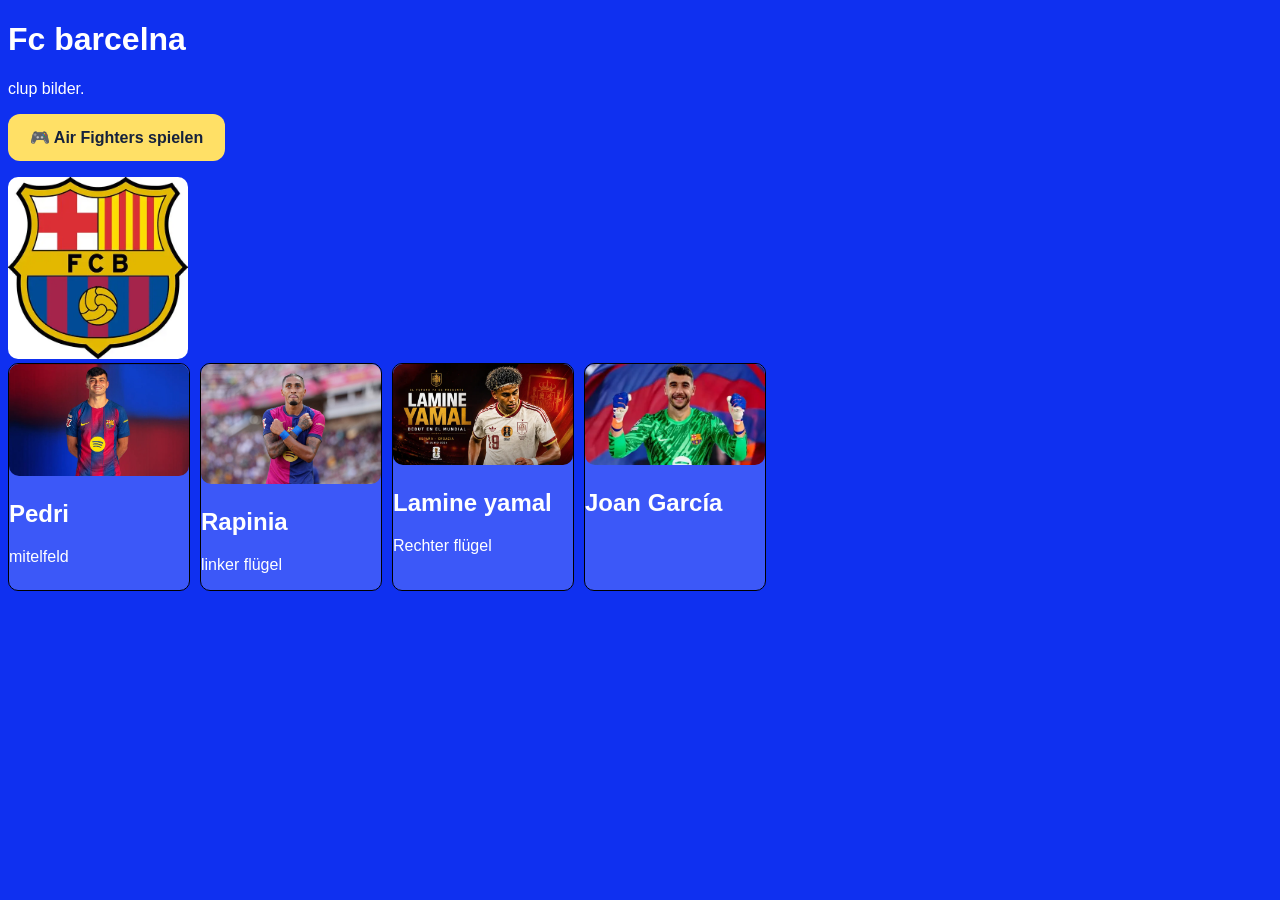
<file: index.html>
<!doctype html>
<html lang="de">

<head>
  <meta charset="utf-8">
  <meta name="viewport" content="width=device-width, initial-scale=1">
  <title>Fc Barcelona</title>
  <link rel="stylesheet" href="style.css">
</head>

<body>
  <!-- Ersetze die Überschrift und den Text durch deine eigenen Ideen. -->
  <h1>Fc barcelna</h1>
  <p>clup bilder.</p>
  <p><a href="spiel.html" style="display:inline-block;padding:14px 22px;background:#ffe066;color:#15213c;border-radius:12px;font-weight:bold;text-decoration:none">🎮 Air Fighters spielen</a></p>

  <!-- Du kannst dieses Bild später ersetzen. -->
      <img src="bilder/OIP (1).webp" alt="Ein gelber Stern" width="180">

  <div class="container">
    <div class="spieler">
      <img src="bilder/08-Pedri.webp" alt="Ein gelber Stern" width="180">
      <h2>Pedri </h2>
      <p> mitelfeld</p>
    </div>

    <div class="spieler">
      <img src="bilder/2169614709.0.jpg" alt="Ein gelber Stern" width="180">
      <h2>Rapinia </h2>
      <p> linker flügel</p>
    </div>

    <div class="spieler">
      <img src="bilder/ChatGPT-Image-9-may-2026-21_47_04.webp" alt="Ein gelber Stern" width="180">
      <h2>Lamine yamal</h2>
      <p> Rechter flügel</p>
    </div>
    <!-- Hier kannst du am Nachmittag einen Link zu deinem Spiel einfügen. -->
    <div class="spieler">
      <img src="bilder/OIP.webp" alt="Ein gelber Stern" width="180">
      <h2>Joan García</h2>
      <p> </p>
    </div>
  </div>
</body>

</html>
</file>
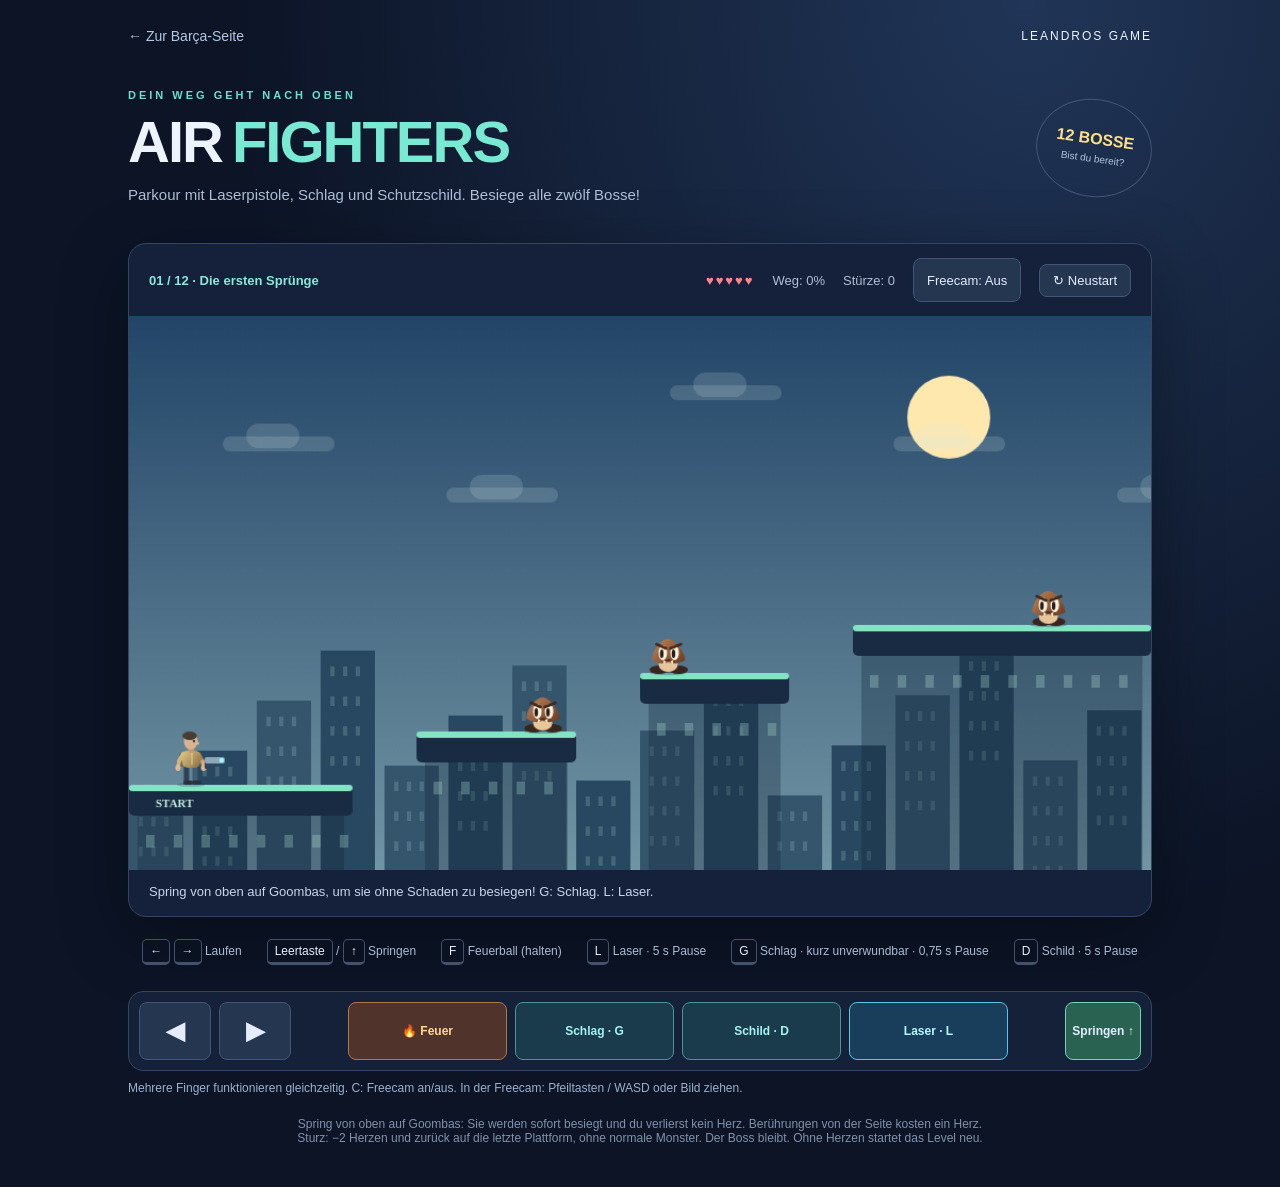
<file: spiel.html>
<!doctype html>
<html lang="de">
<head>
  <meta charset="utf-8">
  <meta name="viewport" content="width=device-width, initial-scale=1, viewport-fit=cover">
  <title>Air Fighters – Leandros Game</title>
  <link rel="stylesheet" href="spiel.css">
  <script src="renderer-2d.js" defer></script>
  <script src="spiel.js" defer></script>
</head>
<body>
  <main>
    <header><a href="index.html">← Zur Barça-Seite</a><span>LEANDROS GAME</span></header>
    <section class="intro"><div><p class="eyebrow">DEIN WEG GEHT NACH OBEN</p><h1>AIR<span>FIGHTERS</span></h1><p>Parkour mit Laserpistole, Schlag und Schutzschild. Besiege alle zwölf Bosse!</p></div><div class="badge">12 BOSSE<br><span>Bist du bereit?</span></div></section>
    <section class="game" aria-label="Air Fighters">
      <div class="toolbar"><strong id="level">01 / 12 · Die ersten Sprünge</strong><span id="hearts" aria-label="5 von 5 Herzen">♥♥♥♥♥</span><span id="progress">Weg: 0%</span><span id="falls">Stürze: 0</span><button id="freecam" type="button" aria-pressed="false">Freecam: Aus</button><button id="restart" type="button">↻ Neustart</button></div>
      <div class="stage">
        <canvas id="game" width="960" height="520" tabindex="0" aria-label="Air Fighters. Pfeiltasten zum Laufen, Leertaste zum Springen, F für Feuerbälle, L für die Laserpistole mit fünf Sekunden Abklingzeit, G für Schlag und D für Schutzschild. Besiege den Boss, um das nächste Level freizuschalten.">Dein Browser unterstützt dieses Spiel leider nicht.</canvas>
        <div class="overlay" id="overlay" hidden><div><p class="eyebrow" id="result-label">GESCHAFFT!</p><h2 id="result-title">Level beendet!</h2><p id="result-text"></p><button id="next" type="button">Nächstes Level →</button></div></div>
      </div>
      <p id="status" role="status" aria-live="polite">Erreiche die Boss-Arena! Besiege den Boss mit deinen Fähigkeiten.</p>
    </section>
    <div class="instructions"><span><kbd>←</kbd> <kbd>→</kbd> Laufen</span><span><kbd>Leertaste</kbd> / <kbd>↑</kbd> Springen</span><span><kbd>F</kbd> Feuerball (halten)</span><span><kbd>L</kbd> Laser · 5 s Pause</span><span><kbd>G</kbd> Schlag · kurz unverwundbar · 0,75 s Pause</span><span><kbd>D</kbd> Schild · 5 s Pause</span></div>
    <div class="touch" id="play-controls" aria-label="Touch-Steuerung">
      <div class="touch-movement" role="group" aria-label="Laufen: gedrückt halten">
        <button type="button" data-control="left" aria-label="Nach links laufen, gedrückt halten">◀</button>
        <button type="button" data-control="right" aria-label="Nach rechts laufen, gedrückt halten">▶</button>
      </div>
      <div class="touch-actions" role="group" aria-label="Fähigkeiten">
        <button type="button" data-control="fire" aria-label="Feuerbälle: gedrückt halten">🔥 Feuer</button>
        <button type="button" id="punch" data-ability="punch">Schlag · G</button>
        <button type="button" id="shield" data-ability="shield">Schild · D</button>
        <button type="button" id="laser" data-ability="laser">Laser · L</button>
      </div>
      <button type="button" class="touch-jump" data-control="jump">Springen ↑</button>
    </div>
    <div id="freecam-controls" class="freecam-controls" aria-label="Freie Kamera steuern" hidden>
      <button type="button" data-camera="left" aria-label="Kamera nach links">←</button>
      <button type="button" data-camera="up" aria-label="Kamera nach oben">↑</button>
      <button type="button" data-camera="down" aria-label="Kamera nach unten">↓</button>
      <button type="button" data-camera="right" aria-label="Kamera nach rechts">→</button>
      <span>Bild mit Maus oder Finger ziehen. Mit «Freecam» zurück zur Figur.</span>
    </div>
    <div class="touch-tools"><span>Mehrere Finger funktionieren gleichzeitig. C: Freecam an/aus. In der Freecam: Pfeiltasten / WASD oder Bild ziehen.</span></div>
    <footer>Spring von oben auf Goombas: Sie werden sofort besiegt und du verlierst kein Herz. Berührungen von der Seite kosten ein Herz.<br>Sturz: −2 Herzen und zurück auf die letzte Plattform, ohne normale Monster. Der Boss bleibt. Ohne Herzen startet das Level neu.</footer>
  </main>
</body>
</html>
</file>
<file: style.css>
/* Probiere andere Farbnamen und Schriften aus. */
body {
  background-color: rgb(15, 48, 240);
  color: black;
  font-family: Arial;
}

h1 {
  color:white;
}
h2{color: #ffffff;}
p{color: #ffffff;}

.container {
  display: flex;
  gap:  10px;
}

.spieler {
  border: 1px solid black;
  border-radius: 10px;
  background-color: rgb(60, 88, 248);
}

img {
  border-radius: 10px;
}
</file>
<file: spiel.css>
* { box-sizing: border-box; }
:root { color-scheme: dark; font-family: 'Segoe UI', Arial, sans-serif; background: #0c1426; color: #edf3ff; }
body { margin: 0; background: radial-gradient(ellipse at 80% 0, #203557 0, transparent 55%); min-height: 100vh; }
main { max-width: 1080px; padding: 28px 28px 20px; margin: auto; }
header { display: flex; justify-content: space-between; align-items: center; font-size: 12px; letter-spacing: 2px; }
header a { color: #b5c7e4; text-decoration: none; letter-spacing: 0; font-size: 14px; }
.intro { display: flex; justify-content: space-between; align-items: center; padding: 34px 0 25px; gap: 16px; }
.eyebrow { font-size: 11px; letter-spacing: 3px; font-weight: 800; color: #69e0cb; }
h1 { font-size: clamp(30px, 6vw, 58px); letter-spacing: -2px; line-height: 1; margin: 12px 0; font-weight: 900; }
h1 span { color: #78ead3; margin-left: 10px; }
.intro p:last-child { color: #aebed5; font-size: 15px; }
.badge { border: 1px solid #425574; border-radius: 50%; padding: 30px 18px; text-align: center; font-weight: 800; color: #ffe08a; transform: rotate(8deg); flex-shrink: 0; }
.badge span { font-weight: 400; color: #b2c4dd; font-size: 10px; }
.game { border: 1px solid #354561; border-radius: 18px; overflow: hidden; background: #15213a; box-shadow: 0 20px 70px #0005; }
.toolbar { display: flex; align-items: center; gap: 18px; padding: 14px 20px; font-size: 13px; }
.toolbar strong { margin-right: auto; color: #8be8d8; }
.toolbar span { color: #afbed4; }
button { cursor: pointer; font: inherit; color: #e4edff; border: 1px solid #415675; background: #243650; border-radius: 8px; padding: 8px 13px; }
button:hover { background: #38506f; }
button:focus-visible, a:focus-visible, canvas:focus-visible { outline: 3px solid #ffe08a; outline-offset: -3px; }
.stage { position: relative; }
canvas { display: block; width: 100%; height: auto; background: #284b70; }
#status { margin: 0; padding: 14px 20px; font-size: 13px; color: #c6d5e9; min-height: 46px; }
.overlay { position: absolute; inset: 0; display: grid; place-items: center; text-align: center; background: #0a1725d9; padding: 20px; }
.overlay[hidden] { display: none; }
.overlay h2 { font-size: clamp(24px, 5vw, 45px); margin: 12px 0; }
.overlay p { color: #c0d1e5; }
.overlay button { background: #83e8cf; color: #102b2b; font-weight: 800; padding: 14px 24px; border: 0; }
.instructions { display: flex; flex-wrap: wrap; justify-content: center; gap: 25px; padding: 22px 0 12px; font-size: 12px; color: #a9bbd3; }
kbd { display: inline-block; padding: 4px 7px; border: 1px solid #42526c; border-bottom-width: 3px; border-radius: 5px; font-family: inherit; color: #e4edff; }
.touch { display: flex; align-items: center; justify-content: space-between; gap: 20px; margin-top: 14px; padding: 10px; border: 1px solid #354561; border-radius: 15px; background: #142139; }
.touch-movement { display: grid; grid-template-columns: repeat(2,minmax(54px,72px)); gap: 8px; flex-shrink: 0; }
.touch-actions { display: grid; grid-template-columns: repeat(4,minmax(0,1fr)); gap: 8px; flex: 1; max-width: 660px; }
.touch .touch-jump { flex: 0 0 76px; }
.touch button { min-width: 0; min-height: 58px; padding: 8px 6px; touch-action: none; user-select: none; -webkit-user-select: none; -webkit-touch-callout: none; font-weight: 700; font-size: 12px; }
.touch-movement button { font-size: 24px; }
.touch button.pressed { background: #4a6d8a; border-color: #b1f1eb; box-shadow: inset 0 0 0 2px #8ce4d3; transform: translateY(2px); }
[data-control="jump"] { background: #296251; border-color: #73d4b6; }
.touch-tools { display: flex; align-items: center; justify-content: space-between; gap: 15px; margin-top: 10px; color: #9ab1cc; font-size: 12px; }
.toolbar #hearts { color: #ff858c; white-space: nowrap; letter-spacing: 2px; }
.toolbar { flex-wrap: wrap; }
[data-control="fire"] { color: #ffd794; border-color: #b17743; background: #50342b; }
#punch, #shield { color: #a5f3ef; border-color: #4a9399; background: #193b4c; }
#laser { color: #b7f8ff; border-color: #52c7e3; background: #193e5b; }
button:disabled { opacity: .55; cursor: default; }
#freecam { min-height: 44px; touch-action: manipulation; }
#freecam[aria-pressed="true"] { background: #493767; border-color: #c3a7f3; }
canvas.freecam { cursor: grab; touch-action: none; }
canvas.freecam:active { cursor: grabbing; }
.touch[hidden], .freecam-controls[hidden] { display: none; }
.freecam-controls { display: flex; align-items: center; gap: 8px; flex-wrap: wrap; margin-top: 10px; padding: 10px; background: #241e3a; border: 1px solid #68588f; border-radius: 14px; }
.freecam-controls button { min-width: 54px; min-height: 54px; font-size: 22px; touch-action: none; user-select: none; }
.freecam-controls button.pressed { background: #736098; }
.freecam-controls span { flex: 1; min-width: 120px; font-size: 12px; color: #d5c9ea; }
@media (max-width: 700px) {
  .touch { gap: 8px; padding: 6px; }
  .touch .touch-jump { flex-basis: 62px; }
  .touch-movement { grid-template-columns: repeat(2,44px); }
  .touch-actions { grid-template-columns: repeat(2,minmax(0,1fr)); gap: 6px; }
  .touch button { min-height: 54px; font-size: 11px; }
  .touch-movement button { font-size: 22px; }
}
@media (pointer: coarse) {
  body { overscroll-behavior-y: contain; }
  main { padding-left: max(8px,env(safe-area-inset-left)); padding-right: max(8px,env(safe-area-inset-right)); padding-bottom: max(12px,env(safe-area-inset-bottom)); }
  .instructions { display: none; }
  .touch { position: sticky; bottom: env(safe-area-inset-bottom,0px); z-index: 2; }
  canvas { touch-action: none; }
}
@media (pointer: coarse) and (orientation: landscape) and (max-height: 650px) {
  main { padding-top: 5px; }
  header, .intro, footer, .touch-tools { display: none; }
  .toolbar { padding: 6px 10px; gap: 12px; font-size: 11px; }
  .toolbar button { padding: 5px 9px; }
  .stage { display: flex; justify-content: center; }
  canvas { height: calc(100dvh - 155px); width: auto; max-width: 100%; object-fit: contain; }
  #status { min-height: 28px; padding: 6px 10px; font-size: 11px; }
  .touch { margin-top: 5px; gap: 16px; padding: 5px 8px; }
  .touch-actions { grid-template-columns: repeat(4,minmax(0,1fr)); max-width: none; }
  .touch button { min-height: 46px; }
}
footer { text-align: center; font-size: 12px; color: #7f92ae; padding: 22px 0; }
@media (max-width: 600px) { main { padding: 18px 10px; } .badge { display: none; } header span { font-size: 9px; } .toolbar { gap: 9px; padding: 12px 9px; font-size: 10px; } .instructions { gap: 10px; } .intro { padding: 24px 7px 16px; } h1 span { margin-left: 5px; } }
</file>
